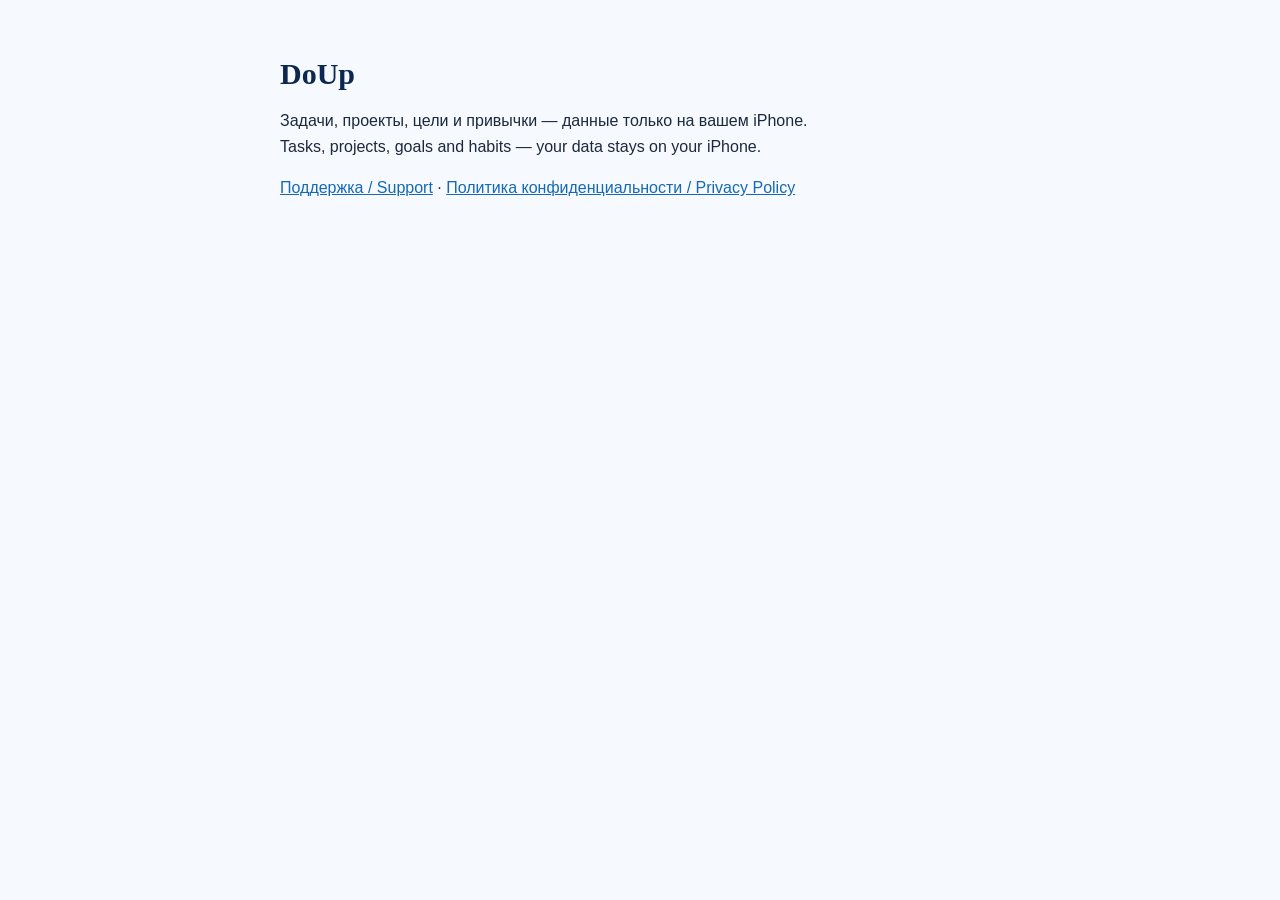
<file: index.html>
<!doctype html>
<html lang="ru"><head><meta charset="utf-8"><meta name="viewport" content="width=device-width,initial-scale=1">
<title>DoUp</title>
<link rel="stylesheet" href="style.css"></head><body>
<h1>DoUp</h1>
<p>Задачи, проекты, цели и привычки — данные только на вашем iPhone.<br>Tasks, projects, goals and habits — your data stays on your iPhone.</p>
<p><a href="support.html">Поддержка / Support</a> · <a href="privacy.html">Политика конфиденциальности / Privacy Policy</a></p>
</body></html>
</file>
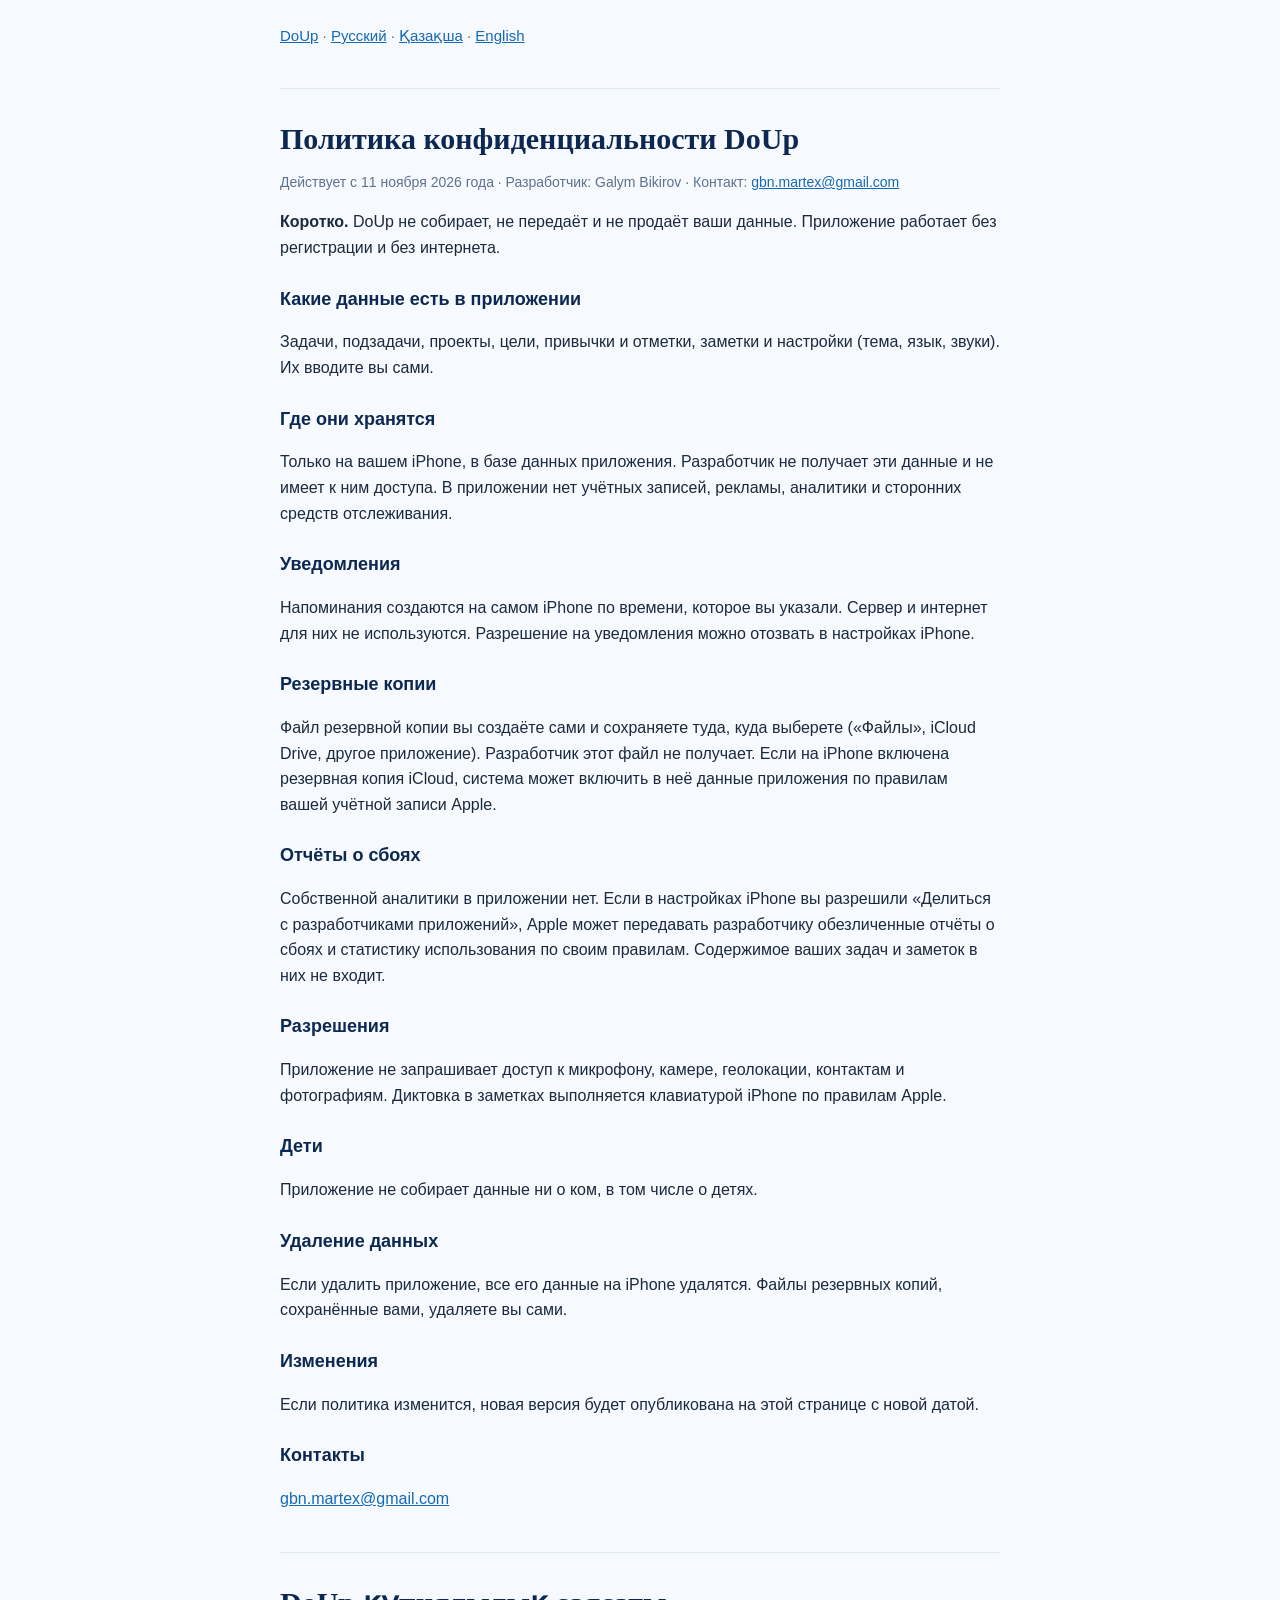
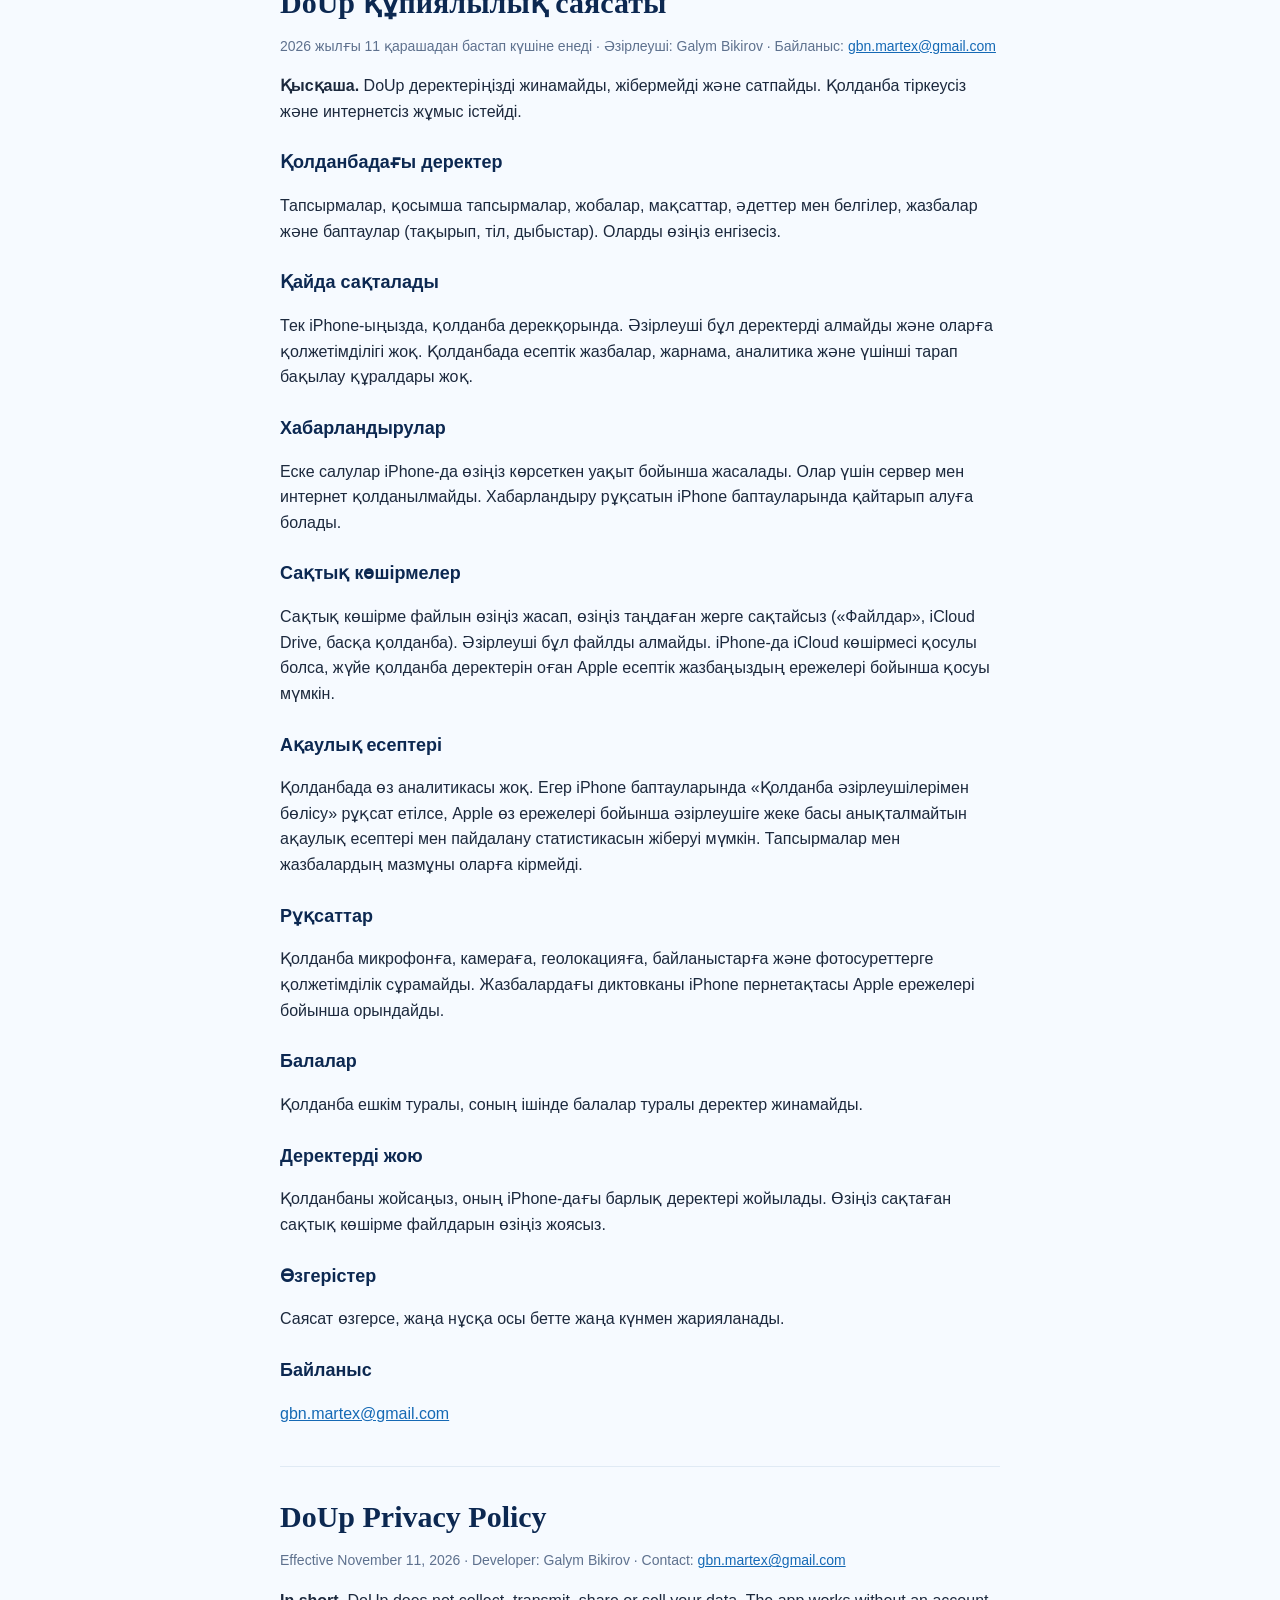
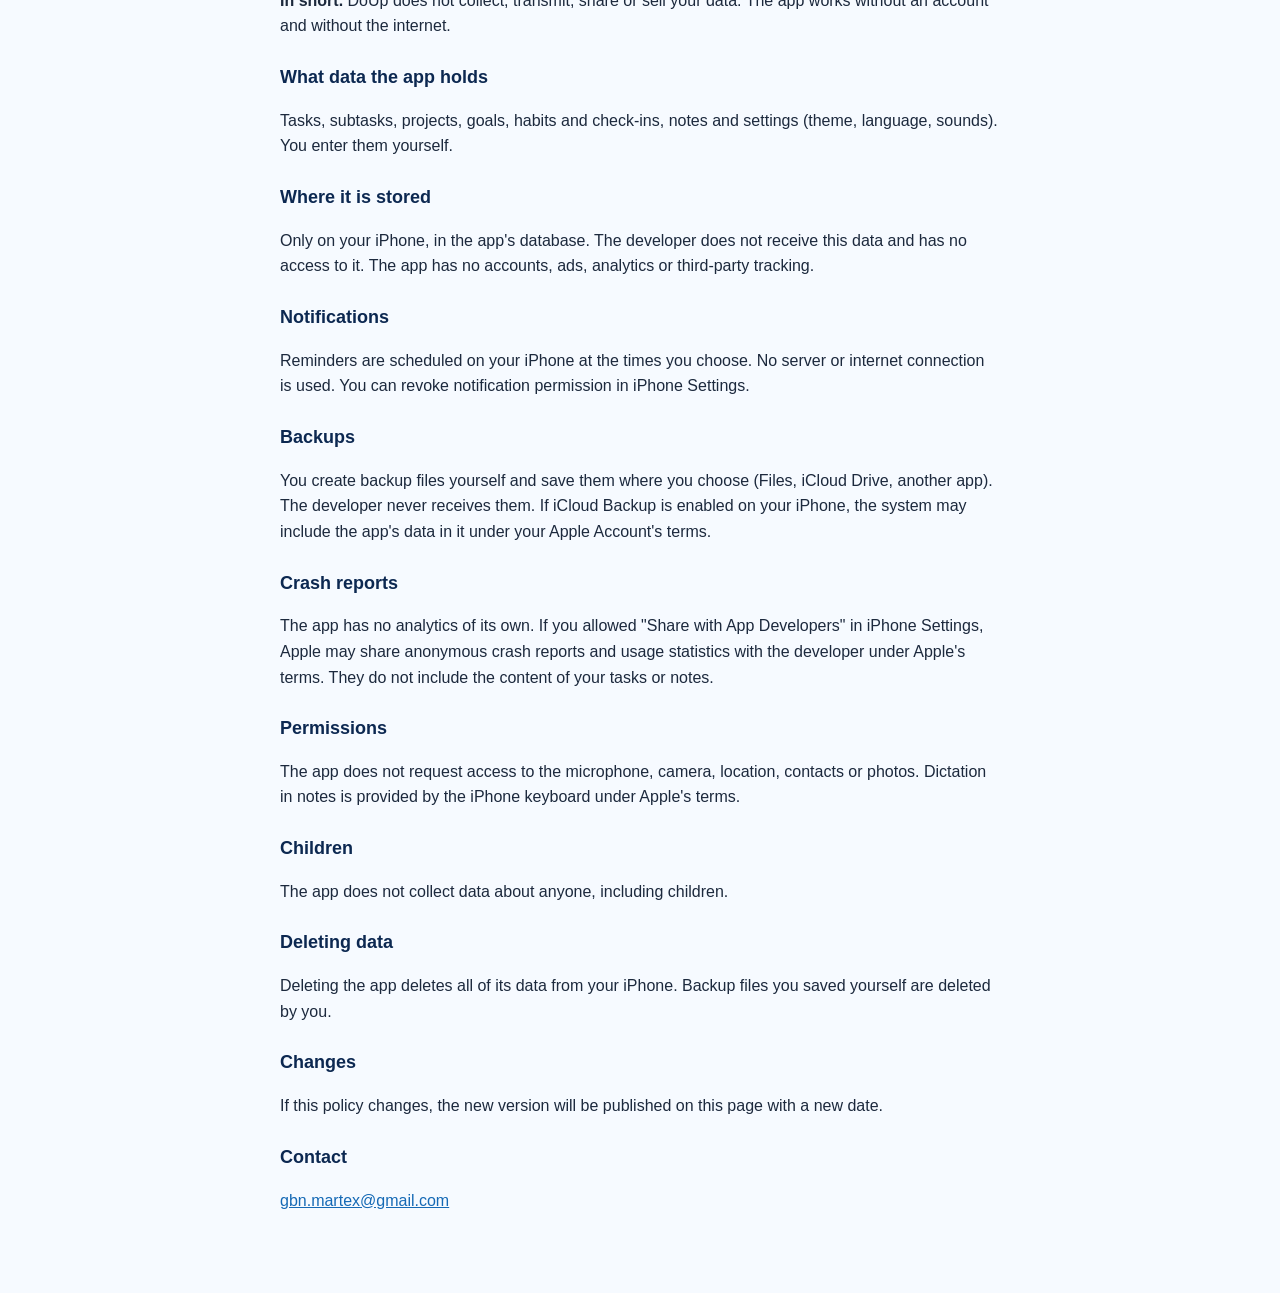
<file: privacy.html>
<!doctype html>
<html lang="ru"><head><meta charset="utf-8"><meta name="viewport" content="width=device-width,initial-scale=1">
<title>DoUp — Политика конфиденциальности / Privacy Policy</title>
<link rel="stylesheet" href="style.css"></head><body>
<header><a href="./">DoUp</a> · <a href="#ru">Русский</a> · <a href="#kk">Қазақша</a> · <a href="#en">English</a></header>

<section id="ru" lang="ru">
<h1>Политика конфиденциальности DoUp</h1>
<p class="meta">Действует с 11 ноября 2026 года · Разработчик: Galym Bikirov · Контакт: <a href="mailto:gbn.martex@gmail.com">gbn.martex@gmail.com</a></p>
<p><strong>Коротко.</strong> DoUp не собирает, не передаёт и не продаёт ваши данные. Приложение работает без регистрации и без интернета.</p>
<h2>Какие данные есть в приложении</h2>
<p>Задачи, подзадачи, проекты, цели, привычки и отметки, заметки и настройки (тема, язык, звуки). Их вводите вы сами.</p>
<h2>Где они хранятся</h2>
<p>Только на вашем iPhone, в базе данных приложения. Разработчик не получает эти данные и не имеет к ним доступа. В приложении нет учётных записей, рекламы, аналитики и сторонних средств отслеживания.</p>
<h2>Уведомления</h2>
<p>Напоминания создаются на самом iPhone по времени, которое вы указали. Сервер и интернет для них не используются. Разрешение на уведомления можно отозвать в настройках iPhone.</p>
<h2>Резервные копии</h2>
<p>Файл резервной копии вы создаёте сами и сохраняете туда, куда выберете («Файлы», iCloud Drive, другое приложение). Разработчик этот файл не получает. Если на iPhone включена резервная копия iCloud, система может включить в неё данные приложения по правилам вашей учётной записи Apple.</p>
<h2>Отчёты о сбоях</h2>
<p>Собственной аналитики в приложении нет. Если в настройках iPhone вы разрешили «Делиться с разработчиками приложений», Apple может передавать разработчику обезличенные отчёты о сбоях и статистику использования по своим правилам. Содержимое ваших задач и заметок в них не входит.</p>
<h2>Разрешения</h2>
<p>Приложение не запрашивает доступ к микрофону, камере, геолокации, контактам и фотографиям. Диктовка в заметках выполняется клавиатурой iPhone по правилам Apple.</p>
<h2>Дети</h2>
<p>Приложение не собирает данные ни о ком, в том числе о детях.</p>
<h2>Удаление данных</h2>
<p>Если удалить приложение, все его данные на iPhone удалятся. Файлы резервных копий, сохранённые вами, удаляете вы сами.</p>
<h2>Изменения</h2>
<p>Если политика изменится, новая версия будет опубликована на этой странице с новой датой.</p>
<h2>Контакты</h2>
<p><a href="mailto:gbn.martex@gmail.com">gbn.martex@gmail.com</a></p>
</section>

<section id="kk" lang="kk">
<h1>DoUp құпиялылық саясаты</h1>
<p class="meta">2026 жылғы 11 қарашадан бастап күшіне енеді · Әзірлеуші: Galym Bikirov · Байланыс: <a href="mailto:gbn.martex@gmail.com">gbn.martex@gmail.com</a></p>
<p><strong>Қысқаша.</strong> DoUp деректеріңізді жинамайды, жібермейді және сатпайды. Қолданба тіркеусіз және интернетсіз жұмыс істейді.</p>
<h2>Қолданбадағы деректер</h2>
<p>Тапсырмалар, қосымша тапсырмалар, жобалар, мақсаттар, әдеттер мен белгілер, жазбалар және баптаулар (тақырып, тіл, дыбыстар). Оларды өзіңіз енгізесіз.</p>
<h2>Қайда сақталады</h2>
<p>Тек iPhone-ыңызда, қолданба дерекқорында. Әзірлеуші бұл деректерді алмайды және оларға қолжетімділігі жоқ. Қолданбада есептік жазбалар, жарнама, аналитика және үшінші тарап бақылау құралдары жоқ.</p>
<h2>Хабарландырулар</h2>
<p>Еске салулар iPhone-да өзіңіз көрсеткен уақыт бойынша жасалады. Олар үшін сервер мен интернет қолданылмайды. Хабарландыру рұқсатын iPhone баптауларында қайтарып алуға болады.</p>
<h2>Сақтық көшірмелер</h2>
<p>Сақтық көшірме файлын өзіңіз жасап, өзіңіз таңдаған жерге сақтайсыз («Файлдар», iCloud Drive, басқа қолданба). Әзірлеуші бұл файлды алмайды. iPhone-да iCloud көшірмесі қосулы болса, жүйе қолданба деректерін оған Apple есептік жазбаңыздың ережелері бойынша қосуы мүмкін.</p>
<h2>Ақаулық есептері</h2>
<p>Қолданбада өз аналитикасы жоқ. Егер iPhone баптауларында «Қолданба әзірлеушілерімен бөлісу» рұқсат етілсе, Apple өз ережелері бойынша әзірлеушіге жеке басы анықталмайтын ақаулық есептері мен пайдалану статистикасын жіберуі мүмкін. Тапсырмалар мен жазбалардың мазмұны оларға кірмейді.</p>
<h2>Рұқсаттар</h2>
<p>Қолданба микрофонға, камераға, геолокацияға, байланыстарға және фотосуреттерге қолжетімділік сұрамайды. Жазбалардағы диктовканы iPhone пернетақтасы Apple ережелері бойынша орындайды.</p>
<h2>Балалар</h2>
<p>Қолданба ешкім туралы, соның ішінде балалар туралы деректер жинамайды.</p>
<h2>Деректерді жою</h2>
<p>Қолданбаны жойсаңыз, оның iPhone-дағы барлық деректері жойылады. Өзіңіз сақтаған сақтық көшірме файлдарын өзіңіз жоясыз.</p>
<h2>Өзгерістер</h2>
<p>Саясат өзгерсе, жаңа нұсқа осы бетте жаңа күнмен жарияланады.</p>
<h2>Байланыс</h2>
<p><a href="mailto:gbn.martex@gmail.com">gbn.martex@gmail.com</a></p>
</section>

<section id="en" lang="en">
<h1>DoUp Privacy Policy</h1>
<p class="meta">Effective November 11, 2026 · Developer: Galym Bikirov · Contact: <a href="mailto:gbn.martex@gmail.com">gbn.martex@gmail.com</a></p>
<p><strong>In short.</strong> DoUp does not collect, transmit, share or sell your data. The app works without an account and without the internet.</p>
<h2>What data the app holds</h2>
<p>Tasks, subtasks, projects, goals, habits and check-ins, notes and settings (theme, language, sounds). You enter them yourself.</p>
<h2>Where it is stored</h2>
<p>Only on your iPhone, in the app's database. The developer does not receive this data and has no access to it. The app has no accounts, ads, analytics or third-party tracking.</p>
<h2>Notifications</h2>
<p>Reminders are scheduled on your iPhone at the times you choose. No server or internet connection is used. You can revoke notification permission in iPhone Settings.</p>
<h2>Backups</h2>
<p>You create backup files yourself and save them where you choose (Files, iCloud Drive, another app). The developer never receives them. If iCloud Backup is enabled on your iPhone, the system may include the app's data in it under your Apple Account's terms.</p>
<h2>Crash reports</h2>
<p>The app has no analytics of its own. If you allowed "Share with App Developers" in iPhone Settings, Apple may share anonymous crash reports and usage statistics with the developer under Apple's terms. They do not include the content of your tasks or notes.</p>
<h2>Permissions</h2>
<p>The app does not request access to the microphone, camera, location, contacts or photos. Dictation in notes is provided by the iPhone keyboard under Apple's terms.</p>
<h2>Children</h2>
<p>The app does not collect data about anyone, including children.</p>
<h2>Deleting data</h2>
<p>Deleting the app deletes all of its data from your iPhone. Backup files you saved yourself are deleted by you.</p>
<h2>Changes</h2>
<p>If this policy changes, the new version will be published on this page with a new date.</p>
<h2>Contact</h2>
<p><a href="mailto:gbn.martex@gmail.com">gbn.martex@gmail.com</a></p>
</section>
</body></html>
</file>
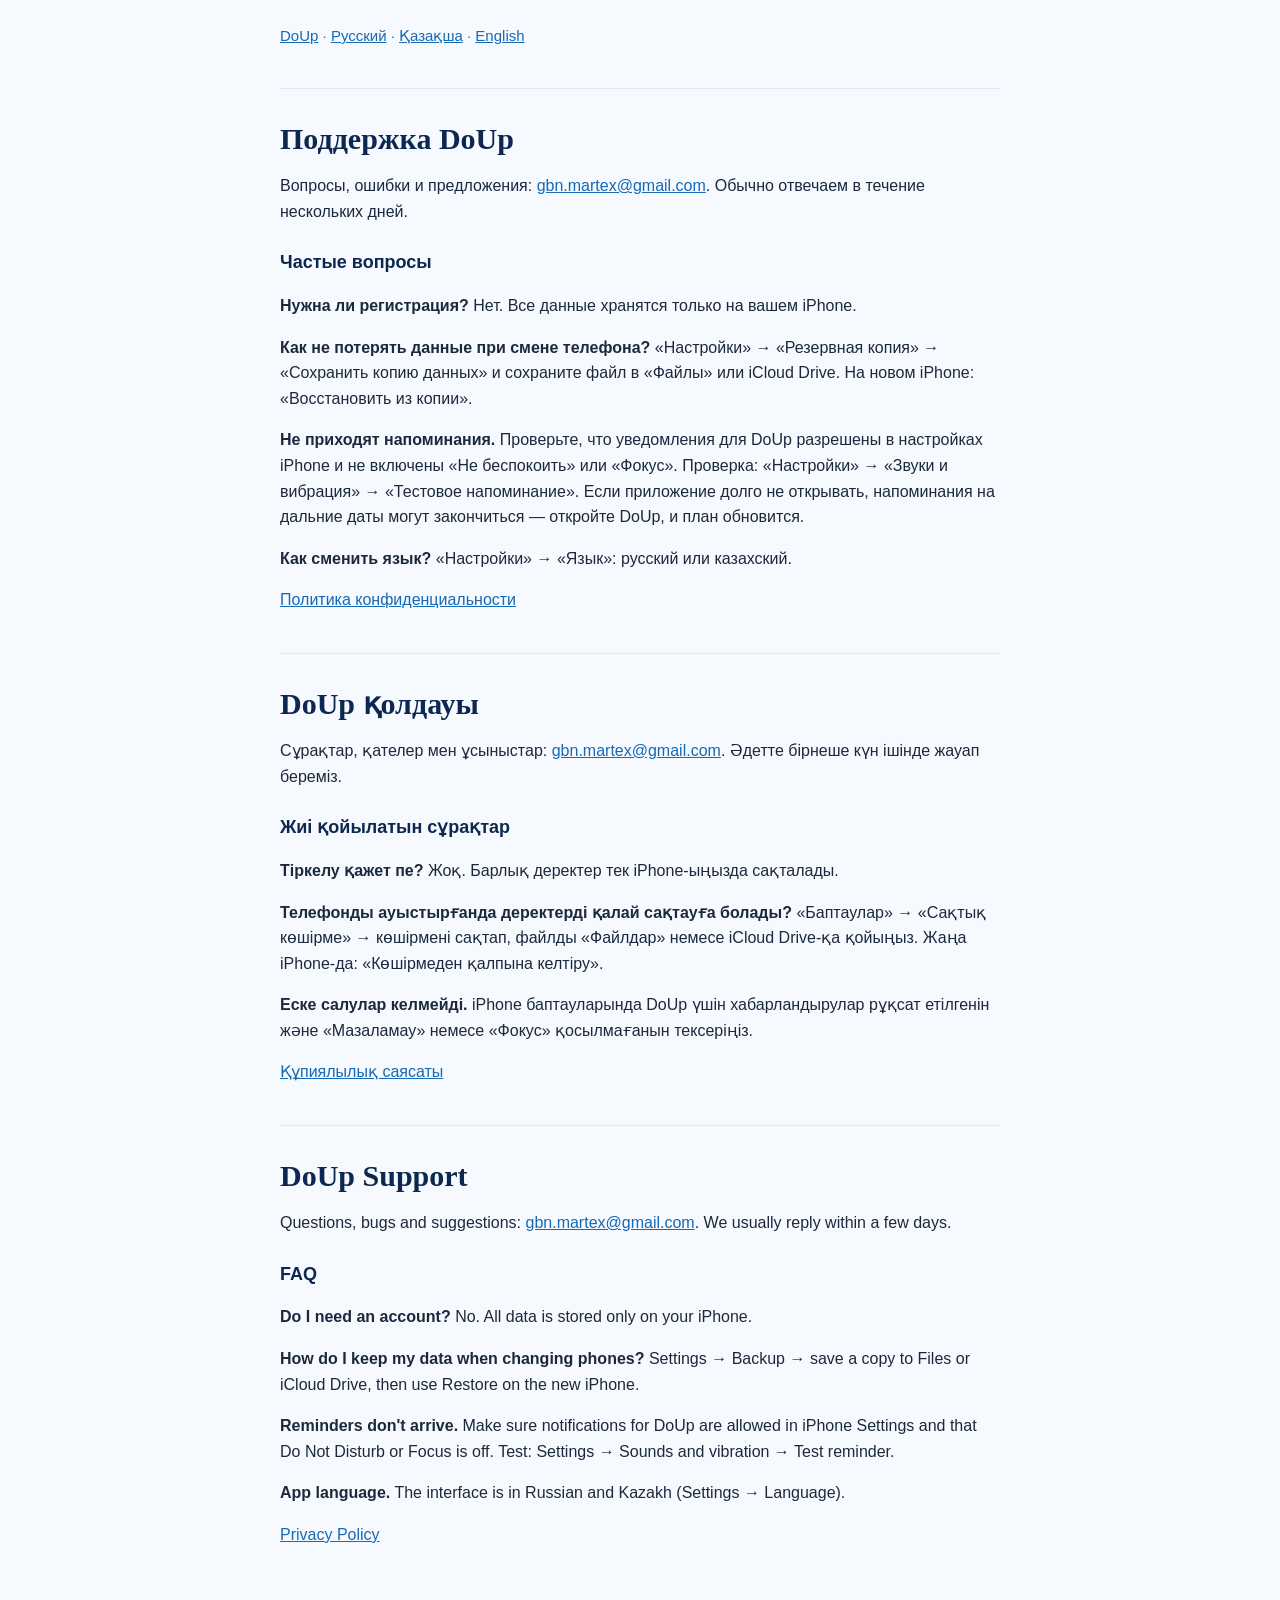
<file: support.html>
<!doctype html>
<html lang="ru"><head><meta charset="utf-8"><meta name="viewport" content="width=device-width,initial-scale=1">
<title>DoUp — Поддержка / Support</title>
<link rel="stylesheet" href="style.css"></head><body>
<header><a href="./">DoUp</a> · <a href="#ru">Русский</a> · <a href="#kk">Қазақша</a> · <a href="#en">English</a></header>

<section id="ru" lang="ru">
<h1>Поддержка DoUp</h1>
<p>Вопросы, ошибки и предложения: <a href="mailto:gbn.martex@gmail.com">gbn.martex@gmail.com</a>. Обычно отвечаем в течение нескольких дней.</p>
<h2>Частые вопросы</h2>
<p><strong>Нужна ли регистрация?</strong> Нет. Все данные хранятся только на вашем iPhone.</p>
<p><strong>Как не потерять данные при смене телефона?</strong> «Настройки» → «Резервная копия» → «Сохранить копию данных» и сохраните файл в «Файлы» или iCloud Drive. На новом iPhone: «Восстановить из копии».</p>
<p><strong>Не приходят напоминания.</strong> Проверьте, что уведомления для DoUp разрешены в настройках iPhone и не включены «Не беспокоить» или «Фокус». Проверка: «Настройки» → «Звуки и вибрация» → «Тестовое напоминание». Если приложение долго не открывать, напоминания на дальние даты могут закончиться — откройте DoUp, и план обновится.</p>
<p><strong>Как сменить язык?</strong> «Настройки» → «Язык»: русский или казахский.</p>
<p><a href="privacy.html">Политика конфиденциальности</a></p>
</section>

<section id="kk" lang="kk">
<h1>DoUp қолдауы</h1>
<p>Сұрақтар, қателер мен ұсыныстар: <a href="mailto:gbn.martex@gmail.com">gbn.martex@gmail.com</a>. Әдетте бірнеше күн ішінде жауап береміз.</p>
<h2>Жиі қойылатын сұрақтар</h2>
<p><strong>Тіркелу қажет пе?</strong> Жоқ. Барлық деректер тек iPhone-ыңызда сақталады.</p>
<p><strong>Телефонды ауыстырғанда деректерді қалай сақтауға болады?</strong> «Баптаулар» → «Сақтық көшірме» → көшірмені сақтап, файлды «Файлдар» немесе iCloud Drive-қа қойыңыз. Жаңа iPhone-да: «Көшірмеден қалпына келтіру».</p>
<p><strong>Еске салулар келмейді.</strong> iPhone баптауларында DoUp үшін хабарландырулар рұқсат етілгенін және «Мазаламау» немесе «Фокус» қосылмағанын тексеріңіз.</p>
<p><a href="privacy.html#kk">Құпиялылық саясаты</a></p>
</section>

<section id="en" lang="en">
<h1>DoUp Support</h1>
<p>Questions, bugs and suggestions: <a href="mailto:gbn.martex@gmail.com">gbn.martex@gmail.com</a>. We usually reply within a few days.</p>
<h2>FAQ</h2>
<p><strong>Do I need an account?</strong> No. All data is stored only on your iPhone.</p>
<p><strong>How do I keep my data when changing phones?</strong> Settings → Backup → save a copy to Files or iCloud Drive, then use Restore on the new iPhone.</p>
<p><strong>Reminders don't arrive.</strong> Make sure notifications for DoUp are allowed in iPhone Settings and that Do Not Disturb or Focus is off. Test: Settings → Sounds and vibration → Test reminder.</p>
<p><strong>App language.</strong> The interface is in Russian and Kazakh (Settings → Language).</p>
<p><a href="privacy.html#en">Privacy Policy</a></p>
</section>
</body></html>
</file>
<file: style.css>
body{font:16px/1.6 -apple-system,BlinkMacSystemFont,"Segoe UI",Roboto,sans-serif;max-width:720px;margin:0 auto;padding:24px 16px 64px;color:#1c293d;background:#f6faff}
header{font-size:15px;color:#5e718e;margin-bottom:8px}
h1{font:600 30px/1.2 Georgia,"Times New Roman",serif;color:#0c2851;margin:32px 0 8px}
h2{font-size:18px;margin:24px 0 4px;color:#0c2851}
section{border-top:1px solid #e0eaf4;margin-top:40px}
.meta{color:#5e718e;font-size:14px}
a{color:#1569b5}
</file>
